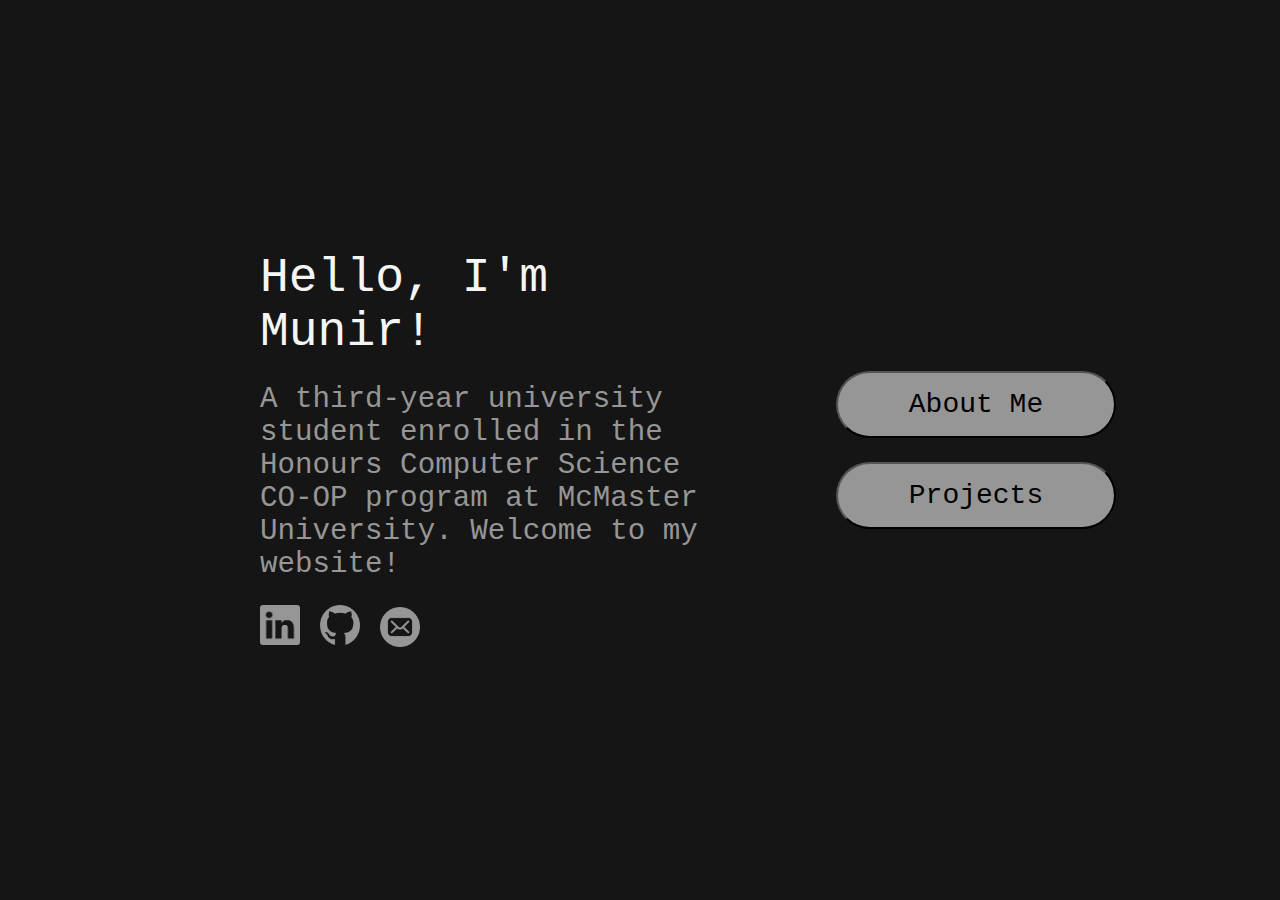
<file: index.html>
<!DOCTYPE html>
<html lang="en">
    <head>
        <meta charset="UTF-8">
        <meta name="viewport" content="width=device-width, initial-scale=1.0">
        <title>Munir's Personal Website</title>
        <link rel="stylesheet" href="style.css">
    </head>
    <body>
        <div id="overlay-container"></div>
            <form id="email-form-overlay" style="display: none;" action="https://formspree.io/f/mknlwwkv" method="POST">
                <div id="email-form-header">
                    <span id="form-title">Email Me</span>
                    <span id="close-overlay">&#10006</span>
                </div>
                <div class="email-form-input-fields">
                    <label for="name">Name:</label>
                    <input type="text" id="name" name="Name" placeholder="Name" required>
                </div>
                <div class="email-form-input-fields">
                    <label for="email"><span class="no-wrap">Contact Email:</span></label>
                    <input type="email" id="email" name="Email" placeholder="Email" required>
                </div>
                <div class="email-form-input-fields">
                    <label for="company"><span class="no-wrap">Company Name (Optional):</span></label>
                    <input type="text" id="company" name="Company" placeholder="Company">
                </div>
                <div class="email-form-input-fields">
                    <label for="msg">Message:</label>
                    <textarea id="msg" name="Message" cols="50" rows="7" placeholder="Message" required></textarea>
                </div>
                <div id="form-buttons-container">
                    <button type="submit" name="submit" id="submit">Send</button>
                    <button id="clear-button" type="reset" name="reset" id="reset">Clear</button>
                </div>
                <p>Email handling powered by a third party service. Learn more at <a href="https://formspree.io/" target=”_blank”>https://formspree.io/</a>.</p>
            </form>
        </div>
        <div id="intro-box">
            <div id="intro-box-text">
                Hello, I'm Munir!
            </div>
            <div id="intro-box-sub-text">
                A third-year university student enrolled in the Honours Computer Science CO-OP program at McMaster University. Welcome to my website!
            </div>
            <div id="contact-box">
                <a href="https://www.linkedin.com/in/munirawwad/" target="_blank"><img src="logos/linkedin-logo.png" alt="linkedinLogo" height="40px" width="40px"></a>
                <a href="https://github.com/MunirAwwad/" target="_blank"><img src="logos/github-logo.png" alt="githubLogo" height="40px" width="40px"></a>
                <img id="email-me-button" src="logos/mail-logo.png" alt="githubLogo" height="40px" width="40px">
            </div>
        </div>
        <div id="nav-box">
            <a href="about.html"><button class="nav-button">About Me</button></a>
            <a href="projects.html"><button class="nav-button">Projects</button></a>
            <!-- <button class="nav-button">Resume</button> -->
        </div>
        <script src="index.js"></script>
    </body>
</html>
</file>
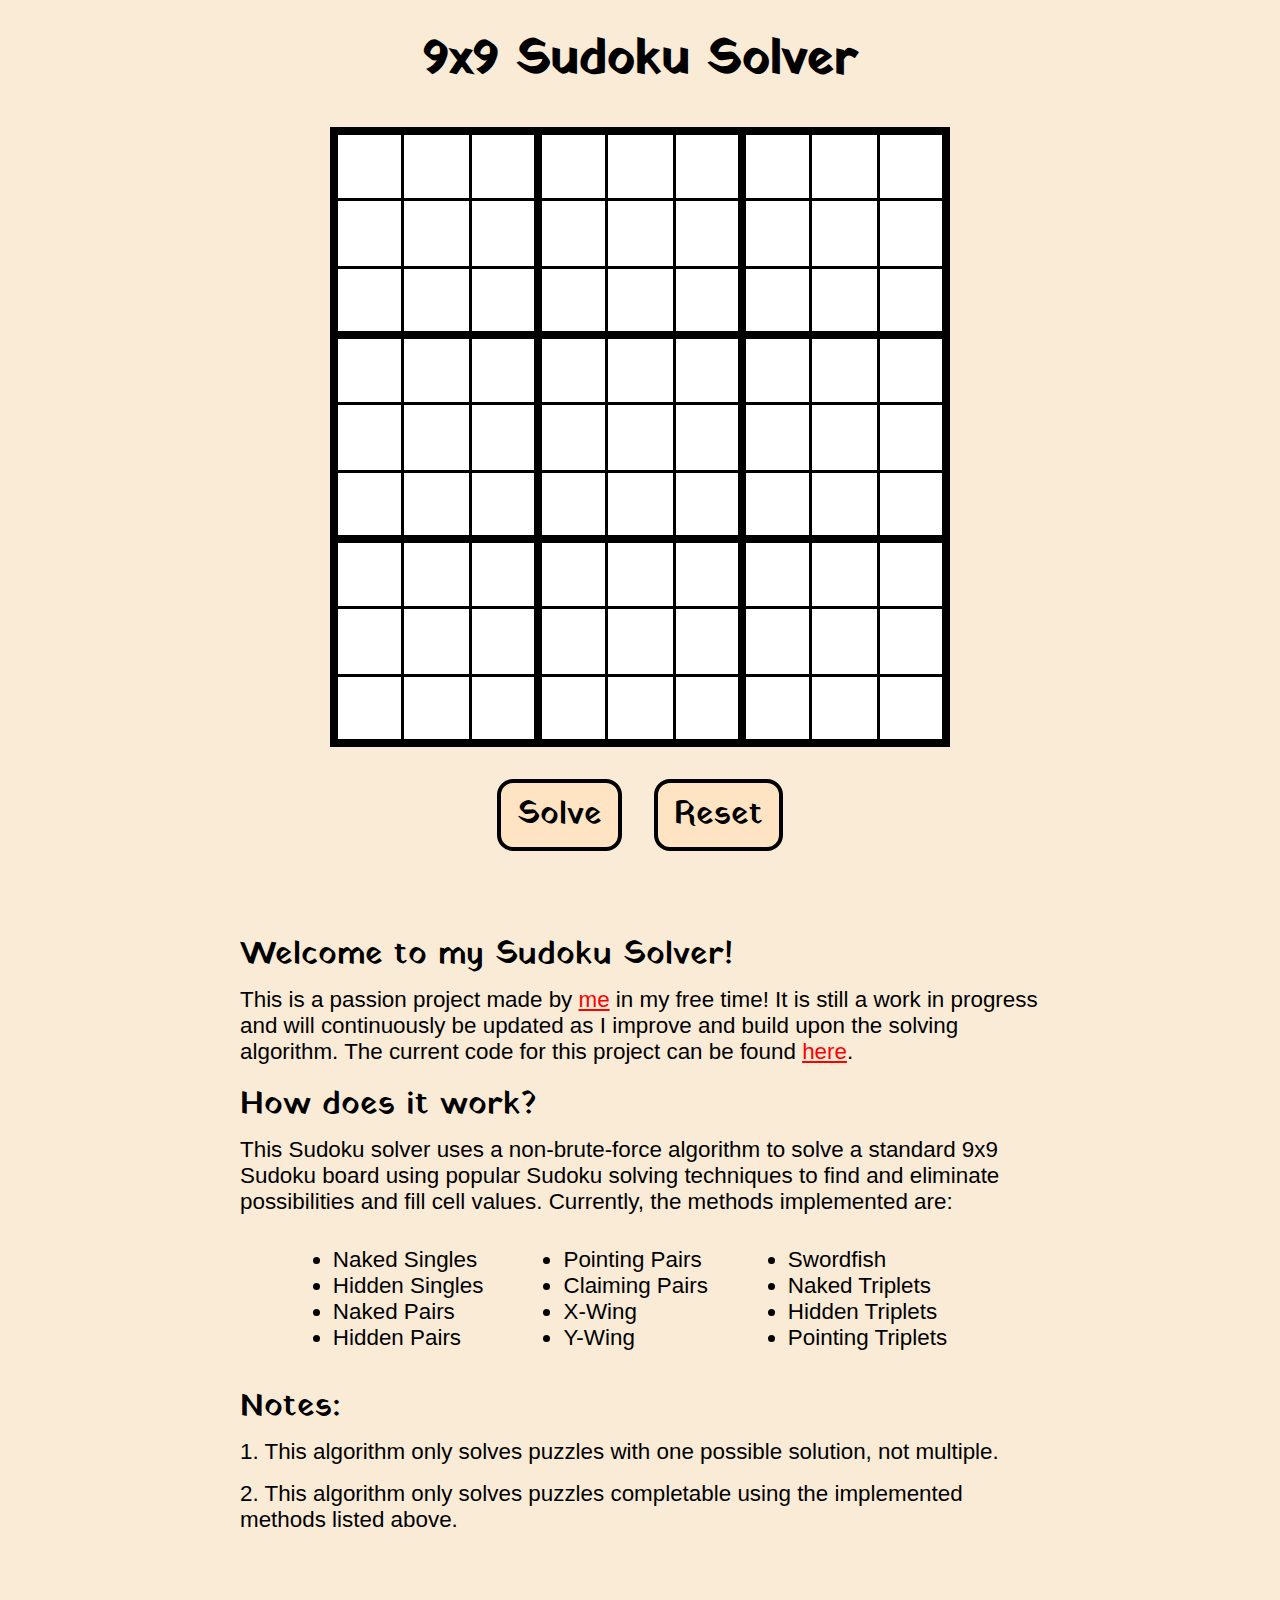
<file: 9x9SudokuSolver/index.html>
<!DOCTYPE html>
<html lang="en">
    <head>
        <meta charset="UTF-8">
        <meta name="viewport" content="width=device-width, initial-scale=1.0">
        <title>9x9 Sudoku Solver</title>
        <link rel="preconnect" href="https://fonts.googleapis.com">
        <link rel="preconnect" href="https://fonts.gstatic.com" crossorigin>
        <link href="https://fonts.googleapis.com/css2?family=Yatra+One&display=swap" rel="stylesheet">
        <link rel="shortcut icon" href="images/favicon.PNG">
        <link rel="stylesheet" href="style.css">
    </head>
    <body>
        <div id="filter">
            <div id="header">
                <h1>9x9 Sudoku Solver</h1>
            </div>
            <div id="main-container">
                <div id="solver-container">
                    <table>
                        <tbody>
                            <tr>
                                <td><input type="text" maxlength="1"></td>
                                <td><input type="text" maxlength="1"></td>
                                <td><input type="text" maxlength="1"></td>
                                <td><input type="text" maxlength="1"></td>
                                <td><input type="text" maxlength="1"></td>
                                <td><input type="text" maxlength="1"></td>
                                <td><input type="text" maxlength="1"></td>
                                <td><input type="text" maxlength="1"></td>
                                <td><input type="text" maxlength="1"></td>
                            </tr>
                            <tr>
                                <td><input type="text" maxlength="1"></td>
                                <td><input type="text" maxlength="1"></td>
                                <td><input type="text" maxlength="1"></td>
                                <td><input type="text" maxlength="1"></td>
                                <td><input type="text" maxlength="1"></td>
                                <td><input type="text" maxlength="1"></td>
                                <td><input type="text" maxlength="1"></td>
                                <td><input type="text" maxlength="1"></td>
                                <td><input type="text" maxlength="1"></td>
                            </tr>
                            <tr>
                                <td><input type="text" maxlength="1"></td>
                                <td><input type="text" maxlength="1"></td>
                                <td><input type="text" maxlength="1"></td>
                                <td><input type="text" maxlength="1"></td>
                                <td><input type="text" maxlength="1"></td>
                                <td><input type="text" maxlength="1"></td>
                                <td><input type="text" maxlength="1"></td>
                                <td><input type="text" maxlength="1"></td>
                                <td><input type="text" maxlength="1"></td>
                            </tr>
                            <tr>
                                <td><input type="text" maxlength="1"></td>
                                <td><input type="text" maxlength="1"></td>
                                <td><input type="text" maxlength="1"></td>
                                <td><input type="text" maxlength="1"></td>
                                <td><input type="text" maxlength="1"></td>
                                <td><input type="text" maxlength="1"></td>
                                <td><input type="text" maxlength="1"></td>
                                <td><input type="text" maxlength="1"></td>
                                <td><input type="text" maxlength="1"></td>
                            </tr>
                            <tr>
                                <td><input type="text" maxlength="1"></td>
                                <td><input type="text" maxlength="1"></td>
                                <td><input type="text" maxlength="1"></td>
                                <td><input type="text" maxlength="1"></td>
                                <td><input type="text" maxlength="1"></td>
                                <td><input type="text" maxlength="1"></td>
                                <td><input type="text" maxlength="1"></td>
                                <td><input type="text" maxlength="1"></td>
                                <td><input type="text" maxlength="1"></td>
                            </tr>
                            <tr>
                                <td><input type="text" maxlength="1"></td>
                                <td><input type="text" maxlength="1"></td>
                                <td><input type="text" maxlength="1"></td>
                                <td><input type="text" maxlength="1"></td>
                                <td><input type="text" maxlength="1"></td>
                                <td><input type="text" maxlength="1"></td>
                                <td><input type="text" maxlength="1"></td>
                                <td><input type="text" maxlength="1"></td>
                                <td><input type="text" maxlength="1"></td>
                            </tr>
                            <tr>
                                <td><input type="text" maxlength="1"></td>
                                <td><input type="text" maxlength="1"></td>
                                <td><input type="text" maxlength="1"></td>
                                <td><input type="text" maxlength="1"></td>
                                <td><input type="text" maxlength="1"></td>
                                <td><input type="text" maxlength="1"></td>
                                <td><input type="text" maxlength="1"></td>
                                <td><input type="text" maxlength="1"></td>
                                <td><input type="text" maxlength="1"></td>
                            </tr>
                            <tr>
                                <td><input type="text" maxlength="1"></td>
                                <td><input type="text" maxlength="1"></td>
                                <td><input type="text" maxlength="1"></td>
                                <td><input type="text" maxlength="1"></td>
                                <td><input type="text" maxlength="1"></td>
                                <td><input type="text" maxlength="1"></td>
                                <td><input type="text" maxlength="1"></td>
                                <td><input type="text" maxlength="1"></td>
                                <td><input type="text" maxlength="1"></td>
                            </tr>
                            <tr>
                                <td><input type="text" maxlength="1"></td>
                                <td><input type="text" maxlength="1"></td>
                                <td><input type="text" maxlength="1"></td>
                                <td><input type="text" maxlength="1"></td>
                                <td><input type="text" maxlength="1"></td>
                                <td><input type="text" maxlength="1"></td>
                                <td><input type="text" maxlength="1"></td>
                                <td><input type="text" maxlength="1"></td>
                                <td><input type="text" maxlength="1"></td>
                            </tr>
                        </tbody>
                    </table>
                    <p id="value-error">*All entries must be single-digit numbers between 1 and 9</p>
                    <div id="buttons-container">
                        <button id="solve-button">Solve</button>
                        <button id="clear-button">Reset</button>
                    </div>
                </div>
                <div id="text-container">
                    <h2>Welcome to my Sudoku Solver!</h2>   
                    <h3>This is a passion project made by <a href="https://munirawwad.github.io/">me</a> in my free time! It is still a work in progress and will continuously be updated as I improve and build upon the solving algorithm. The current code for this project can be found <a href="https://github.com/MunirAwwad/9x9-Sudoku-Solver" target="_blank">here</a>.</h3> 
                    <h2>How does it work?</h2>
                    <h3>This Sudoku solver uses a non-brute-force algorithm to solve a standard 9x9 Sudoku board using popular Sudoku solving techniques to find and eliminate possibilities and fill cell values. Currently, the methods implemented are:</h3> 
                    <div id="lists-container">
                        <ul>
                            <li>Naked Singles</li>
                            <li>Hidden Singles</li>
                            <li>Naked Pairs</li>
                            <li>Hidden Pairs</li>
                        </ul>
                        <ul>
                            <li>Pointing Pairs</li>
                            <li>Claiming Pairs</li>
                            <li>X-Wing</li>
                            <li>Y-Wing</li>
                        </ul>
                        <ul>
                            <li>Swordfish</li>
                            <li>Naked Triplets</li>
                            <li>Hidden Triplets</li>
                            <li>Pointing Triplets</li>
                        </ul>
                    </div>
                    <h2>Notes:</h2>
                    <h3>1. This algorithm only solves puzzles with one possible solution, not multiple.</h3>
                    <h3>2. This algorithm only solves puzzles completable using the implemented methods listed above.</h3>
                </div>
            </div>
        </div>
    </body>
    <script src="index.js"></script>
</html>
</file>
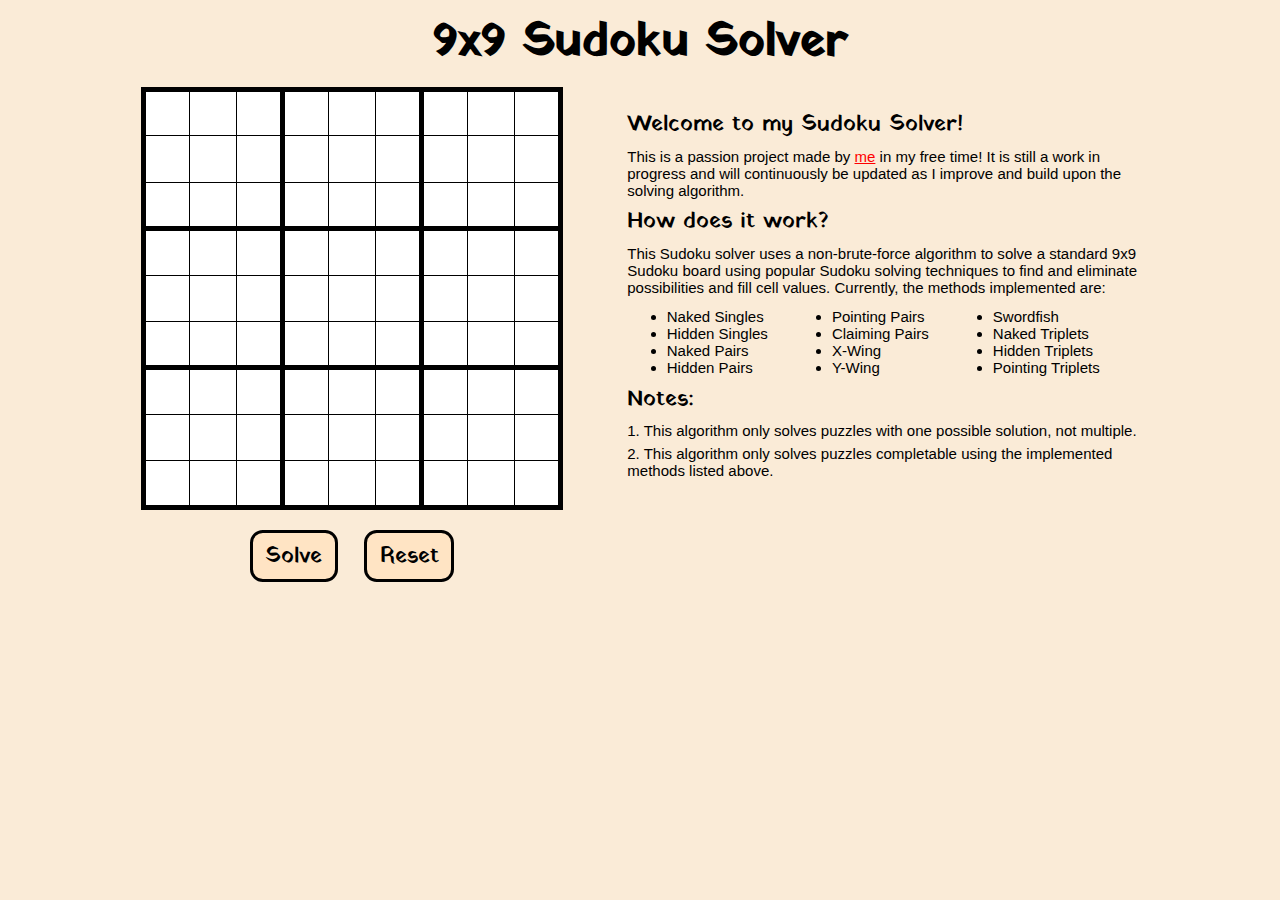
<file: sudoku_solver_04092023/index.html>
<!DOCTYPE html>
<html lang="en">
    <head>
        <meta charset="UTF-8">
        <meta name="viewport" content="width=device-width, initial-scale=1.0">
        <title>9x9 Sudoku Solver</title>
        <link rel="preconnect" href="https://fonts.googleapis.com">
        <link rel="preconnect" href="https://fonts.gstatic.com" crossorigin>
        <link href="https://fonts.googleapis.com/css2?family=Yatra+One&display=swap" rel="stylesheet">
        <link rel="shortcut icon" href="images/favicon.PNG">
        <link rel="stylesheet" href="index.css">
    </head>
    <body>
        <div id="filter">
            <div id="header">
                <h1>9x9 Sudoku Solver</h1>
            </div>
            <div id="main-container">
                <div id="solver-container">
                    <table>
                        <tbody>
                            <tr>
                                <td><input type="text" maxlength="1"></td>
                                <td><input type="text" maxlength="1"></td>
                                <td><input type="text" maxlength="1"></td>
                                <td><input type="text" maxlength="1"></td>
                                <td><input type="text" maxlength="1"></td>
                                <td><input type="text" maxlength="1"></td>
                                <td><input type="text" maxlength="1"></td>
                                <td><input type="text" maxlength="1"></td>
                                <td><input type="text" maxlength="1"></td>
                            </tr>
                            <tr>
                                <td><input type="text" maxlength="1"></td>
                                <td><input type="text" maxlength="1"></td>
                                <td><input type="text" maxlength="1"></td>
                                <td><input type="text" maxlength="1"></td>
                                <td><input type="text" maxlength="1"></td>
                                <td><input type="text" maxlength="1"></td>
                                <td><input type="text" maxlength="1"></td>
                                <td><input type="text" maxlength="1"></td>
                                <td><input type="text" maxlength="1"></td>
                            </tr>
                            <tr>
                                <td><input type="text" maxlength="1"></td>
                                <td><input type="text" maxlength="1"></td>
                                <td><input type="text" maxlength="1"></td>
                                <td><input type="text" maxlength="1"></td>
                                <td><input type="text" maxlength="1"></td>
                                <td><input type="text" maxlength="1"></td>
                                <td><input type="text" maxlength="1"></td>
                                <td><input type="text" maxlength="1"></td>
                                <td><input type="text" maxlength="1"></td>
                            </tr>
                            <tr>
                                <td><input type="text" maxlength="1"></td>
                                <td><input type="text" maxlength="1"></td>
                                <td><input type="text" maxlength="1"></td>
                                <td><input type="text" maxlength="1"></td>
                                <td><input type="text" maxlength="1"></td>
                                <td><input type="text" maxlength="1"></td>
                                <td><input type="text" maxlength="1"></td>
                                <td><input type="text" maxlength="1"></td>
                                <td><input type="text" maxlength="1"></td>
                            </tr>
                            <tr>
                                <td><input type="text" maxlength="1"></td>
                                <td><input type="text" maxlength="1"></td>
                                <td><input type="text" maxlength="1"></td>
                                <td><input type="text" maxlength="1"></td>
                                <td><input type="text" maxlength="1"></td>
                                <td><input type="text" maxlength="1"></td>
                                <td><input type="text" maxlength="1"></td>
                                <td><input type="text" maxlength="1"></td>
                                <td><input type="text" maxlength="1"></td>
                            </tr>
                            <tr>
                                <td><input type="text" maxlength="1"></td>
                                <td><input type="text" maxlength="1"></td>
                                <td><input type="text" maxlength="1"></td>
                                <td><input type="text" maxlength="1"></td>
                                <td><input type="text" maxlength="1"></td>
                                <td><input type="text" maxlength="1"></td>
                                <td><input type="text" maxlength="1"></td>
                                <td><input type="text" maxlength="1"></td>
                                <td><input type="text" maxlength="1"></td>
                            </tr>
                            <tr>
                                <td><input type="text" maxlength="1"></td>
                                <td><input type="text" maxlength="1"></td>
                                <td><input type="text" maxlength="1"></td>
                                <td><input type="text" maxlength="1"></td>
                                <td><input type="text" maxlength="1"></td>
                                <td><input type="text" maxlength="1"></td>
                                <td><input type="text" maxlength="1"></td>
                                <td><input type="text" maxlength="1"></td>
                                <td><input type="text" maxlength="1"></td>
                            </tr>
                            <tr>
                                <td><input type="text" maxlength="1"></td>
                                <td><input type="text" maxlength="1"></td>
                                <td><input type="text" maxlength="1"></td>
                                <td><input type="text" maxlength="1"></td>
                                <td><input type="text" maxlength="1"></td>
                                <td><input type="text" maxlength="1"></td>
                                <td><input type="text" maxlength="1"></td>
                                <td><input type="text" maxlength="1"></td>
                                <td><input type="text" maxlength="1"></td>
                            </tr>
                            <tr>
                                <td><input type="text" maxlength="1"></td>
                                <td><input type="text" maxlength="1"></td>
                                <td><input type="text" maxlength="1"></td>
                                <td><input type="text" maxlength="1"></td>
                                <td><input type="text" maxlength="1"></td>
                                <td><input type="text" maxlength="1"></td>
                                <td><input type="text" maxlength="1"></td>
                                <td><input type="text" maxlength="1"></td>
                                <td><input type="text" maxlength="1"></td>
                            </tr>
                        </tbody>
                    </table>
                    <p id="value-error">*All entries must be single-digit numbers between 1 and 9</p>
                    <div id="buttons-container">
                        <button id="solve-button">Solve</button>
                        <button id="clear-button">Reset</button>
                    </div>
                </div>
                <div id="text-container">
                    <h2>Welcome to my Sudoku Solver!</h2>   
                    <h3>This is a passion project made by <a href="https://munirawwad.github.io/">me</a> in my free time! It is still a work in progress and will continuously be updated as I improve and build upon the solving algorithm.</h3> 
                    <h2>How does it work?</h2>
                    <h3>This Sudoku solver uses a non-brute-force algorithm to solve a standard 9x9 Sudoku board using popular Sudoku solving techniques to find and eliminate possibilities and fill cell values. Currently, the methods implemented are:</h3> 
                    <div id="lists-container">
                        <ul>
                            <li>Naked Singles</li>
                            <li>Hidden Singles</li>
                            <li>Naked Pairs</li>
                            <li>Hidden Pairs</li>
                        </ul>
                        <ul>
                            <li>Pointing Pairs</li>
                            <li>Claiming Pairs</li>
                            <li>X-Wing</li>
                            <li>Y-Wing</li>
                        </ul>
                        <ul>
                            <li>Swordfish</li>
                            <li>Naked Triplets</li>
                            <li>Hidden Triplets</li>
                            <li>Pointing Triplets</li>
                        </ul>
                    </div>
                    <h2>Notes:</h2>
                    <h3>1. This algorithm only solves puzzles with one possible solution, not multiple.</h3>
                    <h3>2. This algorithm only solves puzzles completable using the implemented methods listed above.</h3>
                </div>
            </div>
        </div>
    </body>
    <script src="index.js"></script>
</html>
</file>
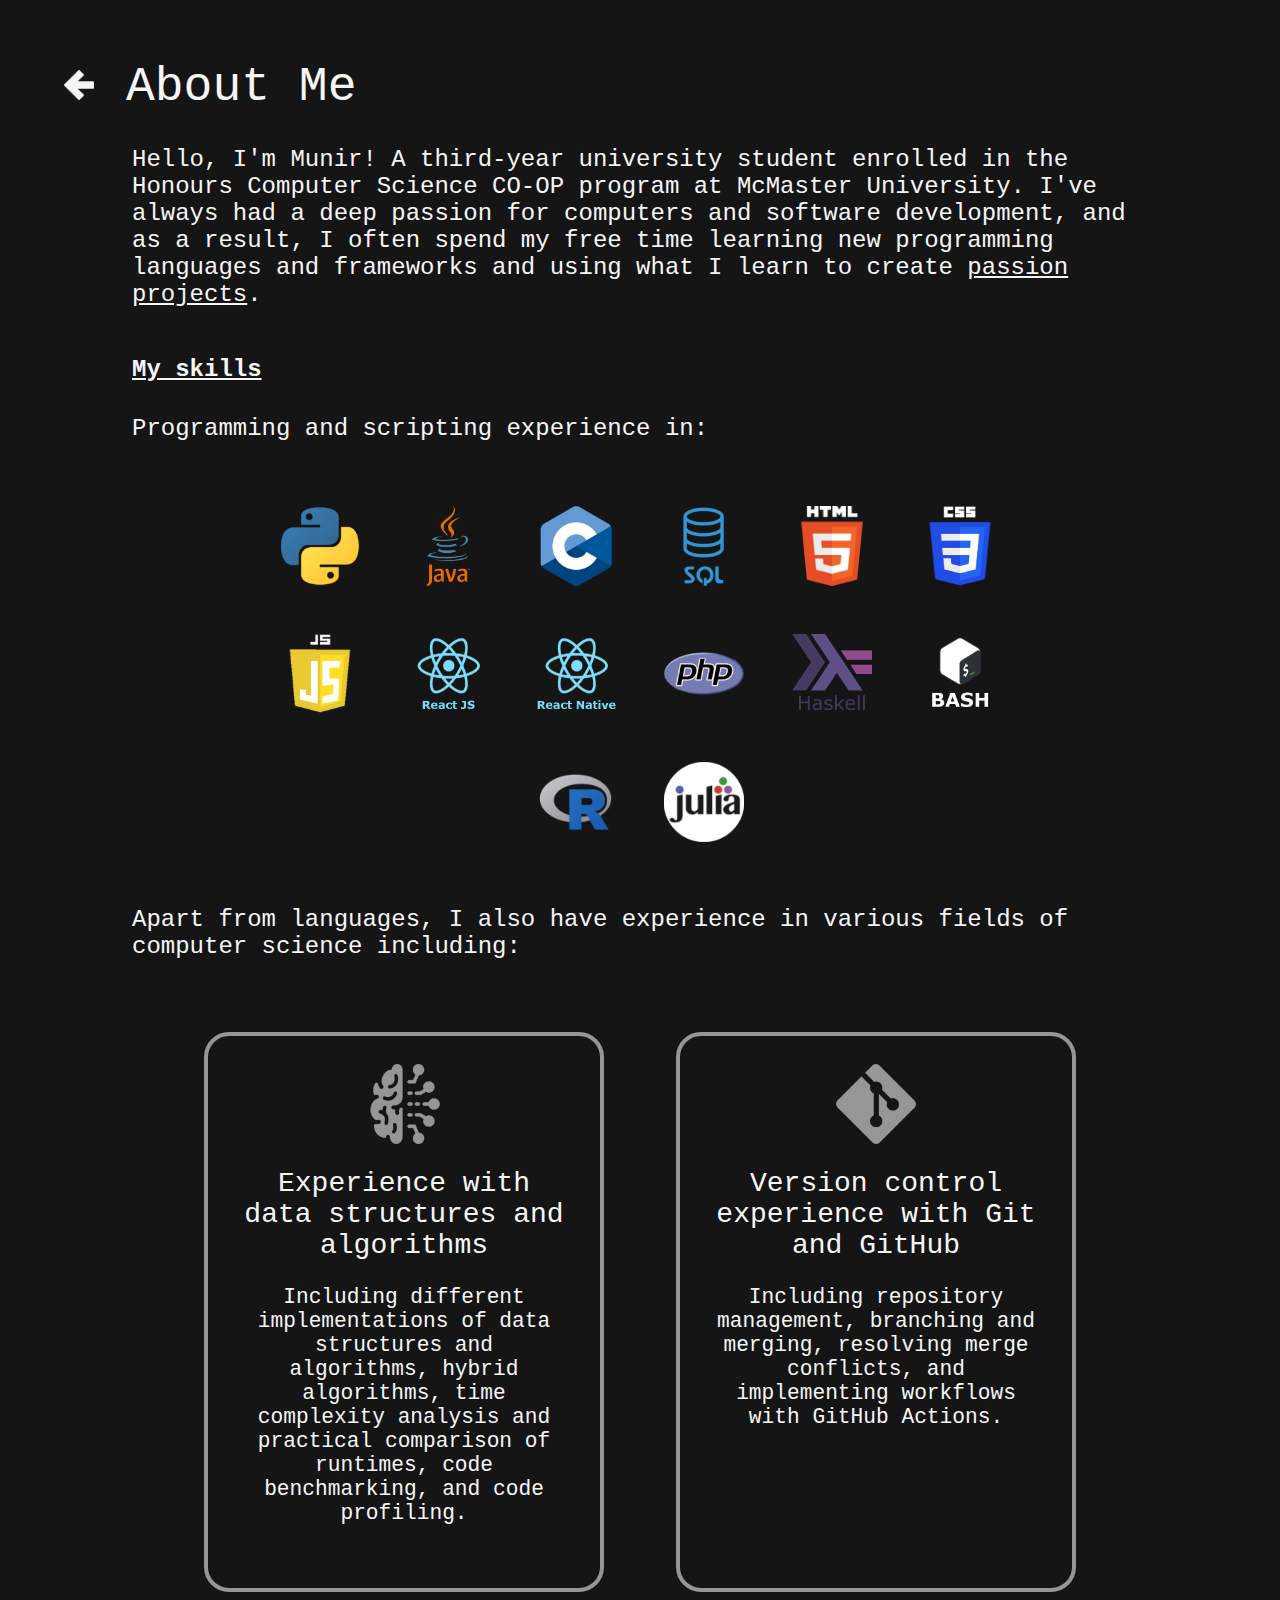
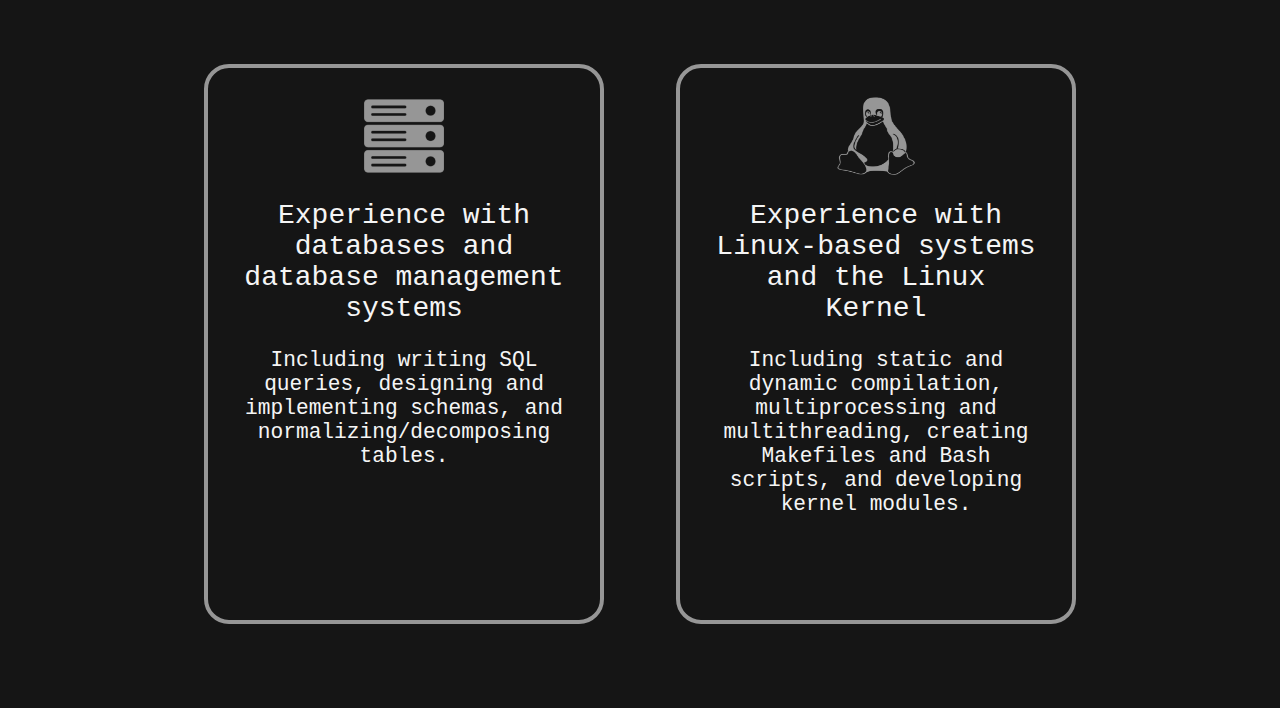
<file: about.html>
<!DOCTYPE html>
<html lang="en">
    <head>
        <meta charset="UTF-8">
        <meta name="viewport" content="width=device-width, initial-scale=1.0">
        <title>About Me</title>
        <link rel="stylesheet" href="aboutStyle.css">
    </head>
    <body>
        <div id="content">
            <div class="header"><a href="index.html"><img src="misc/back-icon.png" height="30px" width="30px"></img></a><span class="header-text">About Me</span></div>
            <div id="sub-header-section">
                <div class="sub-header-text">Hello, I'm Munir! A third-year university student enrolled in the Honours Computer Science CO-OP program at McMaster University. I've always had a deep passion for computers and software development, and as a result, I often spend my free time learning new programming languages and frameworks and using what I learn to create <a href="projects.html">passion projects</a>.</div>
                <div class="sub-header-title">My skills</div>
                <div class="sub-header-text">Programming and scripting experience in:</div>
                <div id="skills-list">
                    <img src="logos/python-logo.png" alt="python-logo.png" title="Python" height="75px" width="75px">
                    <img src="logos/java-logo.png" alt="java-logo.png" title="Java" height="75px" width="75px">
                    <img src="logos/c-logo.png" alt="c-logo.png" title="C" height="75px" width="75px">
                    <img src="logos/sql-logo.png" alt="sql-logo.png" title="SQL" height="75px" width="75px">
                    <img src="logos/html5.png" alt="html5.png" title="HTML" height="75px" width="75px">
                    <img src="logos/css3.png" alt="css3.png" title="CSS" height="75px" width="75px">
                    <img src="logos/js.png" alt="js.png" title="JavaScript" height="75px" width="75px">
                    <img src="logos/react-js-logo.png" alt="react-js-logo.png" title="React.JS" height="75px" width="75px">
                    <img src="logos/react-native-logo.png" alt="react-native-logo.png" title="React Native" height="75px" width="75px">
                    <img src="logos/php-logo.png" alt="php-logo.png" height="75px" title="PHP" width="75px">
                    <img src="logos/haskell-logo.png" alt="haskell-logo.png" title="Haskell" height="75px" width="75px">
                    <img src="logos/bash-logo.png" alt="bash-logo.png" title="Bash" height="75px" width="75px">
                    <img src="logos/r-logo.png" alt="bash-logo.png" title="R" height="75px" width="75px">
                    <img src="logos/julia-logo.png" alt="bash-logo.png" title="Julia" height="75px" width="75px">
                </div>
                <div class="sub-header-text">Apart from languages, I also have experience in various fields of computer science including:</div>
                <div id="skills-boxes">
                    <div class="skills-box">
                        <img id="skill-box-image" src="logos/DSA-logo.png" alt="DSA-logo.png" height="100px" width="100px">
                        <div class="skill-title">Experience with data structures and algorithms</div>
                        <div class="skill-desc">Including different implementations of data structures and algorithms, hybrid algorithms, time complexity analysis and practical comparison of runtimes, code benchmarking, and code profiling.</div>
                    </div>
                    <div class="skills-box">
                        <img id="skill-box-image" src="logos/git-logo.png" alt="git-logo.png" height="100px" width="100px">
                        <div class="skill-title">Version control experience with Git and GitHub</div>
                        <div class="skill-desc">Including repository management, branching and merging, resolving merge conflicts, and implementing workflows with GitHub Actions.</div>
                    </div>
                    <div class="skills-box">
                        <img id="skill-box-image" src="logos/db-logo.png" alt="db-logo.png" height="100px" width="100px">
                        <div class="skill-title">Experience with databases and database management systems</div>
                        <div class="skill-desc">Including writing SQL queries, designing and implementing schemas, and normalizing/decomposing tables.</div>
                    </div>
                    <div class="skills-box">
                        <img id="skill-box-image" src="logos/linux-logo.png" alt="linux-logo.png" height="100px" width="100px">
                        <div class="skill-title">Experience with Linux-based systems and the Linux Kernel</div>
                        <div class="skill-desc">Including static and dynamic compilation, multiprocessing and multithreading, creating Makefiles and Bash scripts, and developing kernel modules.</div>
                    </div>
                </div>
            </div>
        </div>
    </body>
</html>
</file>
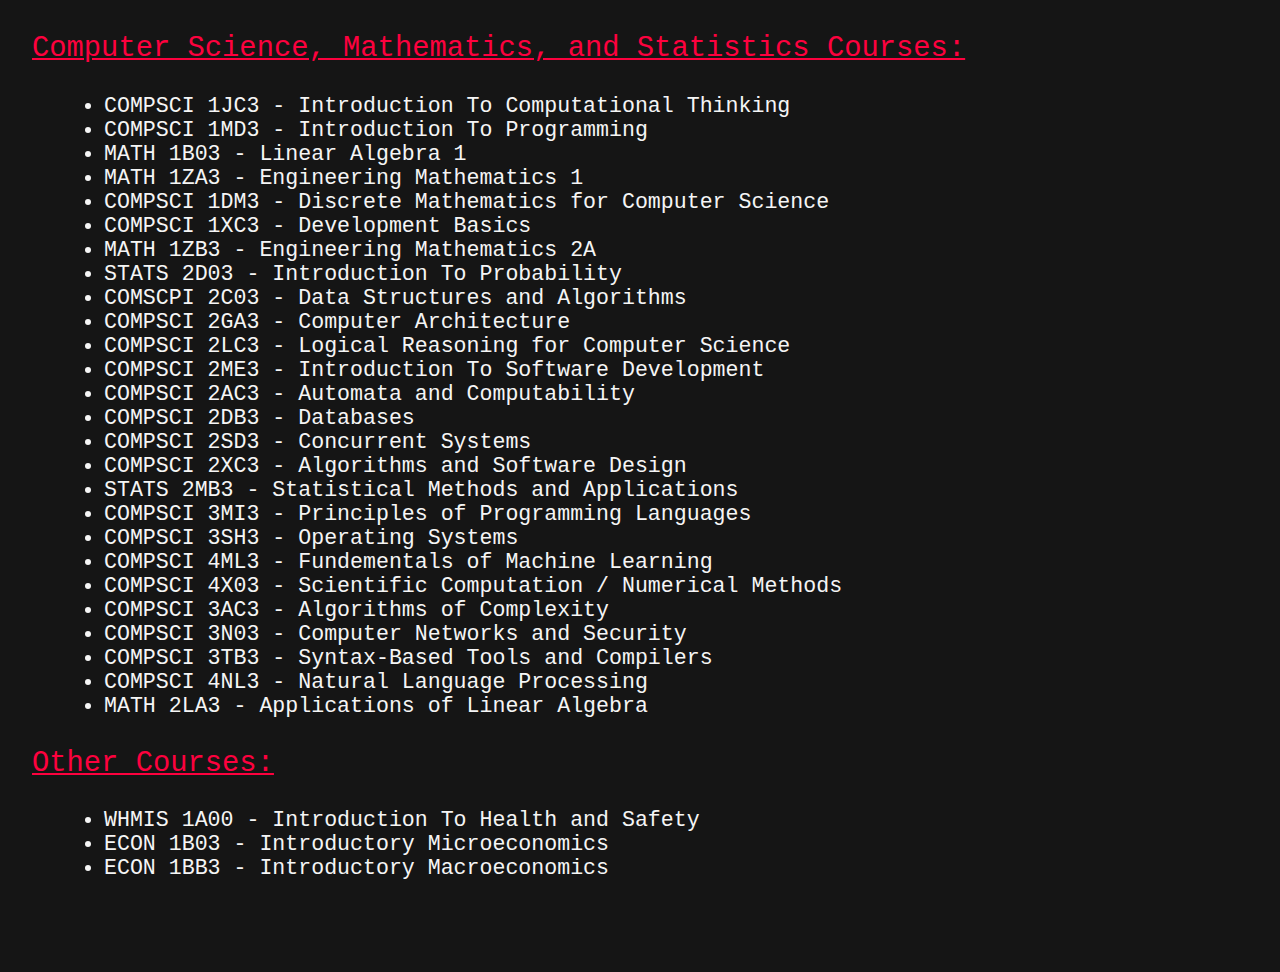
<file: courses.html>
<!DOCTYPE html>
<html lang="en">
    <head>
        <meta charset="UTF-8">
        <meta name="viewport" content="width=device-width, initial-scale=1.0">
        <title>List of Courses</title>
        <link rel="stylesheet" href="coursesStyle.css">
    </head>
    <body>
        <div id="courses-title">Computer Science, Mathematics, and Statistics Courses:</div>
        <ul id="courses-list">
            <li>COMPSCI 1JC3 - Introduction To Computational Thinking</li>
            <li>COMPSCI 1MD3 - Introduction To Programming</li>
            <li>MATH 1B03 - Linear Algebra 1</li>
            <li>MATH 1ZA3 - Engineering Mathematics 1</li>
            <li>COMPSCI 1DM3 - Discrete Mathematics for Computer Science</li>
            <li>COMPSCI 1XC3 - Development Basics</li>
            <li>MATH 1ZB3 - Engineering Mathematics 2A</li>
            <li>STATS 2D03 - Introduction To Probability</li>
            <li>COMSCPI 2C03 - Data Structures and Algorithms</li>
            <li>COMPSCI 2GA3 - Computer Architecture</li>
            <li>COMPSCI 2LC3 - Logical Reasoning for Computer Science</li>
            <li>COMPSCI 2ME3 - Introduction To Software Development</li>
            <li>COMPSCI 2AC3 - Automata and Computability</li>
            <li>COMPSCI 2DB3 - Databases</li>
            <li>COMPSCI 2SD3 - Concurrent Systems</li>
            <li>COMPSCI 2XC3 - Algorithms and Software Design</li>
            <li>STATS 2MB3 - Statistical Methods and Applications</li>
            <li>COMPSCI 3MI3 - Principles of Programming Languages</li>
            <li>COMPSCI 3SH3 - Operating Systems</li>
            <li>COMPSCI 4ML3 - Fundementals of Machine Learning</li>
            <li>COMPSCI 4X03 - Scientific Computation / Numerical Methods</li>
            <li>COMPSCI 3AC3 - Algorithms of Complexity</li>
            <li>COMPSCI 3N03 - Computer Networks and Security</li>
            <li>COMPSCI 3TB3 - Syntax-Based Tools and Compilers</li>
            <li>COMPSCI 4NL3 - Natural Language Processing</li>
            <li>MATH 2LA3 - Applications of Linear Algebra</li>
        </ul>
        <div id="courses-title">Other Courses:</div>
        <ul id="courses-list">
            <li>WHMIS 1A00 - Introduction To Health and Safety</li>
            <li>ECON 1B03 - Introductory Microeconomics</li>
            <li>ECON 1BB3 - Introductory Macroeconomics</li>
        </ul>
    </body>
</html>
</file>
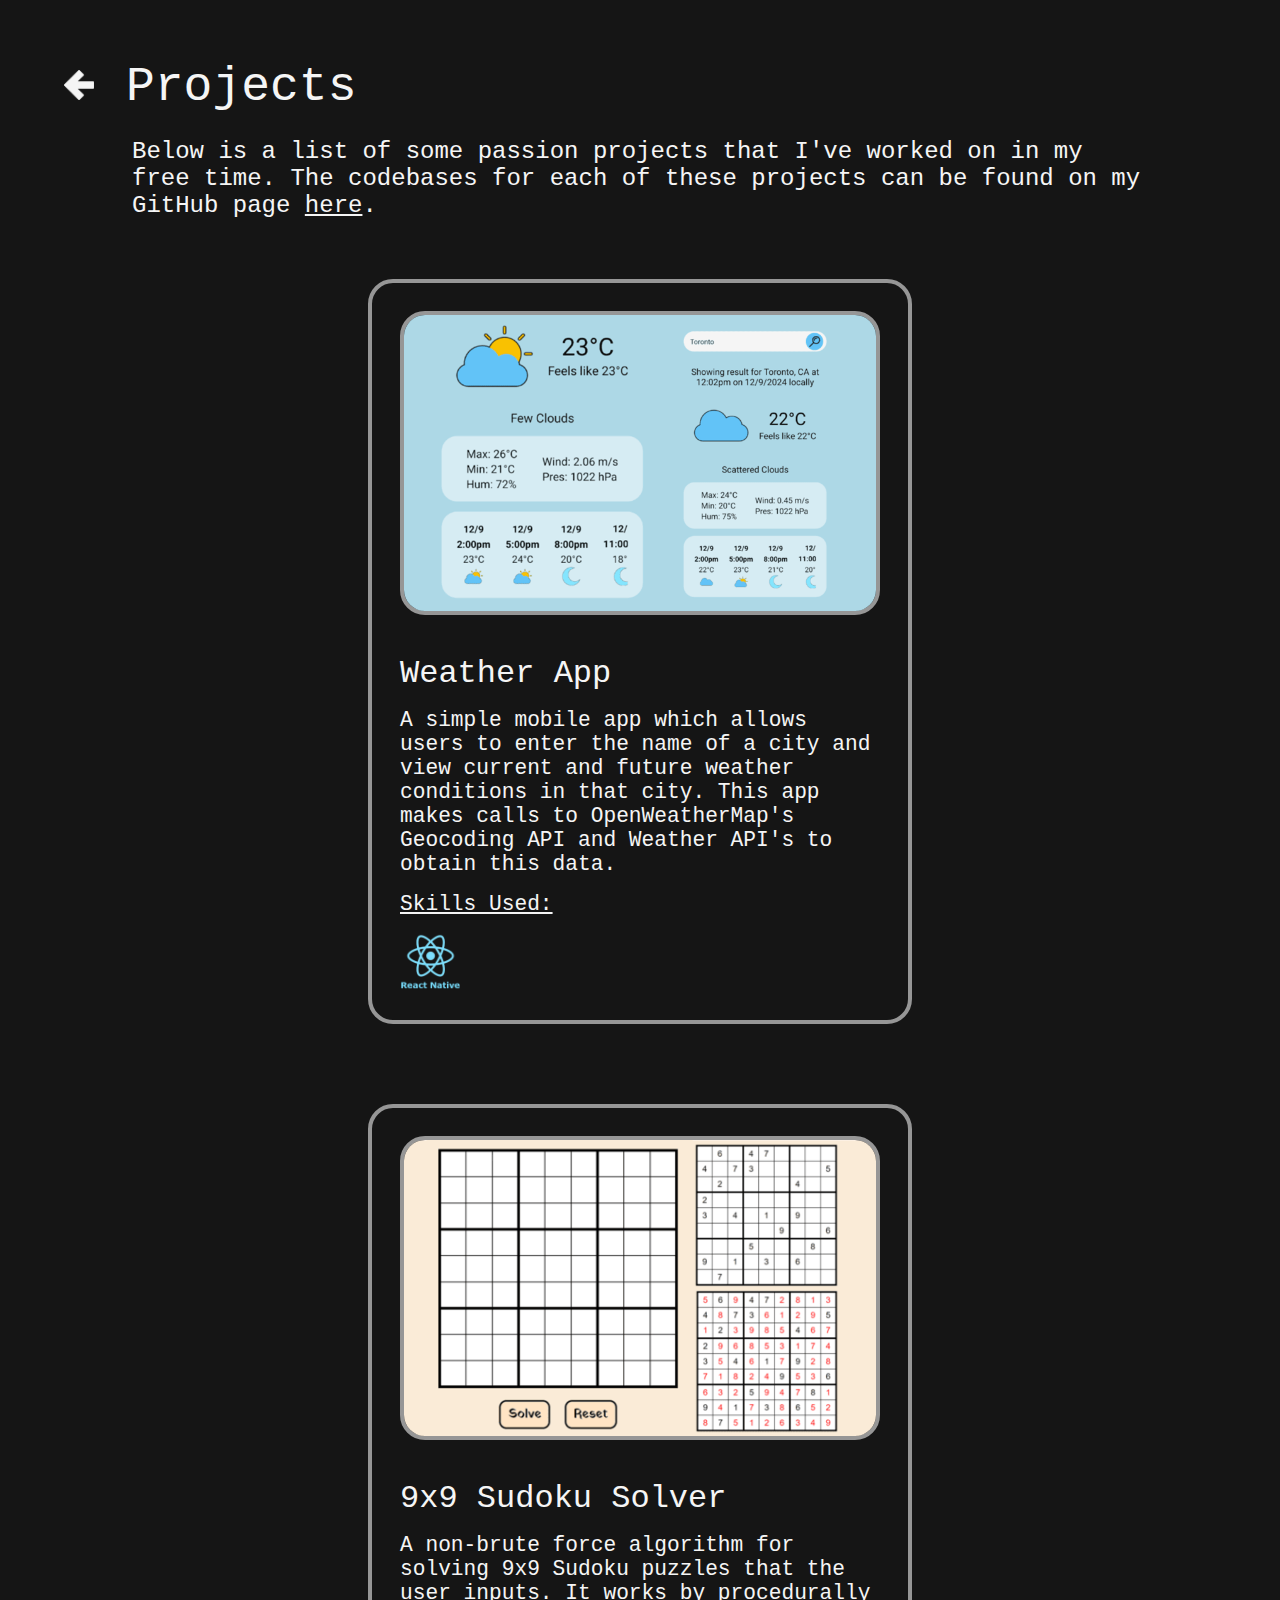
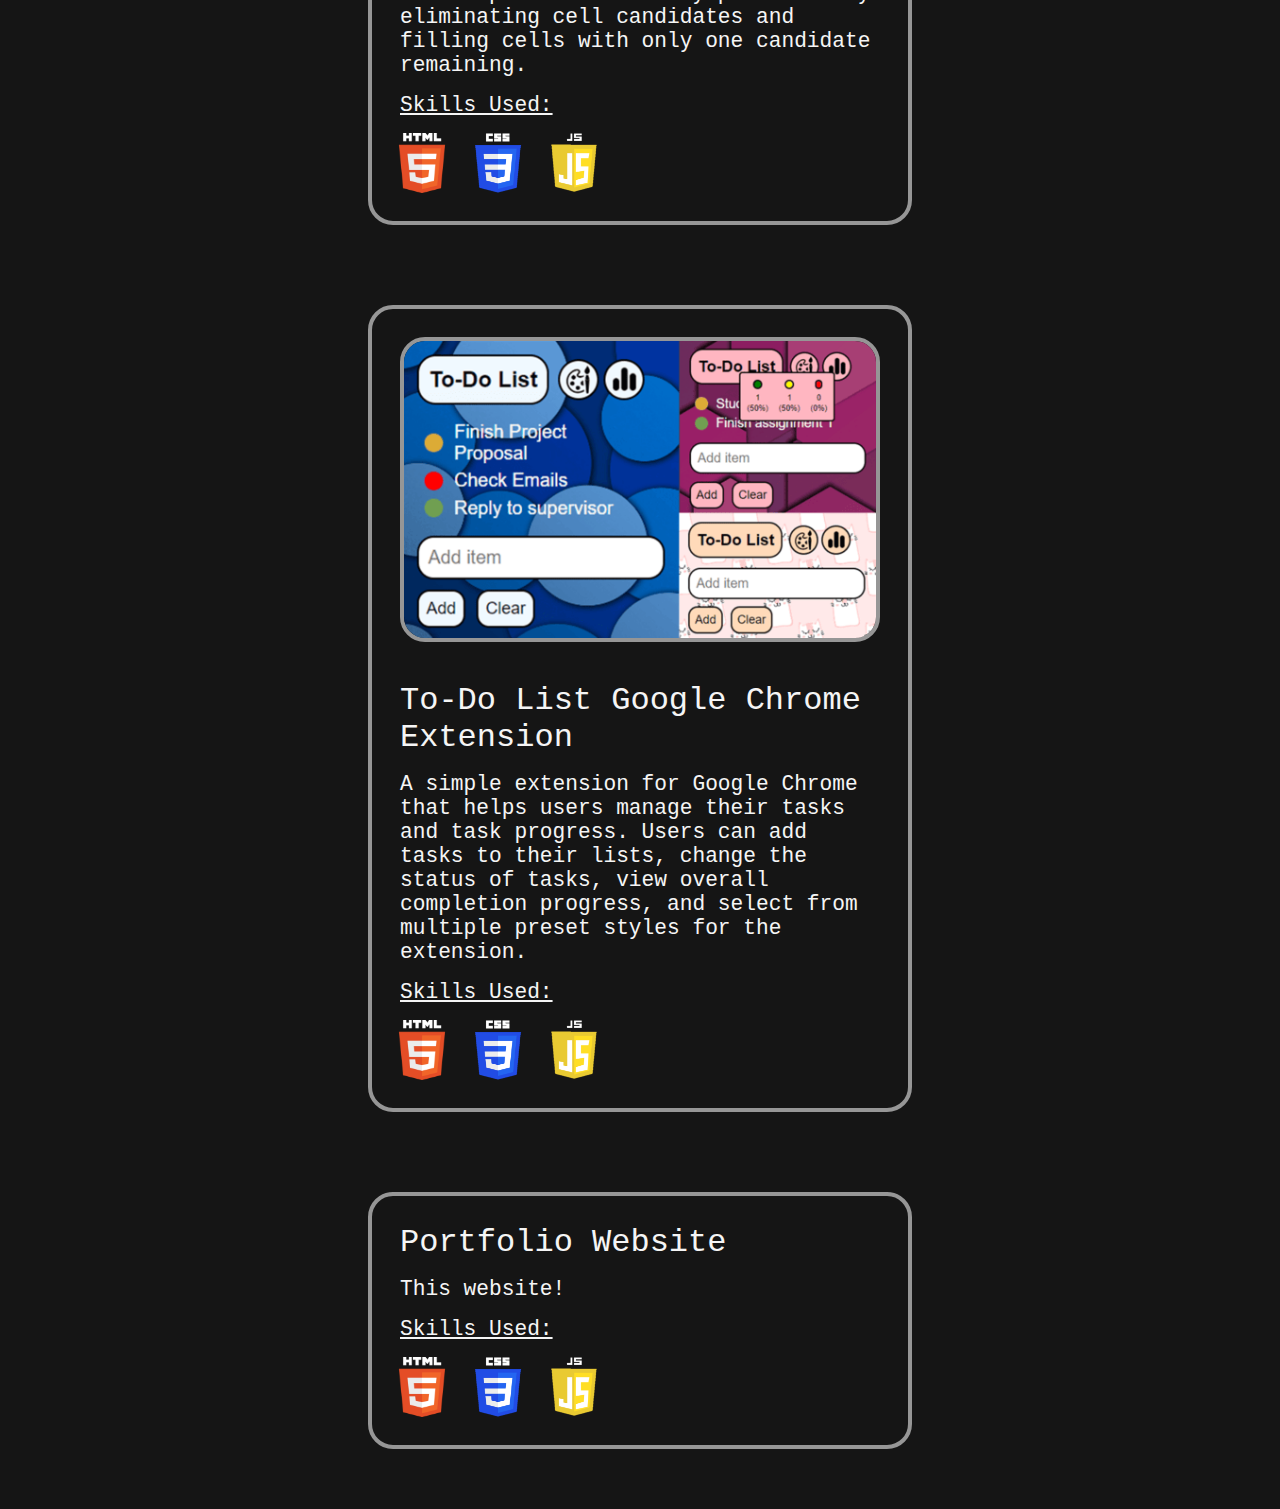
<file: projects.html>
<!DOCTYPE html>
<html lang="en">
<head>
    <meta charset="UTF-8">
    <meta name="viewport" content="width=device-width, initial-scale=1.0">
    <title>Projects</title>
    <link rel="stylesheet" href="projectsStyle.css">
</head>
    <body>
        <div id="content">
            <div class="header"><a href="index.html"><img src="misc/back-icon.png" height="30px" width="30px"></img></a><span class="header-text">Projects</span></div>
            <div id="sub-header-section">
                <div class="sub-header-text">
                    Below is a list of some passion projects that I've worked on in my free time. The codebases for each of these projects can be found on my GitHub page <a href="https://github.com/MunirAwwad?tab=repositories" target="_blank">here</a>.
                </div>
                <div id="projects-container">
                    <a href="https://github.com/MunirAwwad/WeatherApp" target="_blank">
                        <div class="project-card">
                            <img class="project-img" src="images/WA.png" alt="project_image.png">
                            <div class="card-text">
                                <div class="card-header">Weather App</div>
                                <div class="card-desc">A simple mobile app which allows users to enter the name of a city and view current and future weather conditions in that city. This app makes calls to OpenWeatherMap's Geocoding API and Weather API's to obtain this data.</div>
                                <div class="skills-used">
                                    Skills Used:
                                    <div class="skills-used-list">
                                        <img src="logos/react-native-logo.png" alt="react-native.png" height="60px" width="60px">
                                    </div>
                                </div>
                            </div>
                        </div>
                    </a>
                    <a href="https://munirawwad.com/9x9-Sudoku-Solver/" target="_blank">
                        <div class="project-card">
                            <img class="project-img" src="images/SS.png" alt="project_image.png" height="180px" width="287px">
                            <div class="card-text">
                                <div class="card-header">9x9 Sudoku Solver</div>
                                <div class="card-desc">A non-brute force algorithm for solving 9x9 Sudoku puzzles that the user inputs. It works by procedurally eliminating cell candidates and filling cells with only one candidate remaining.</div>
                                <div class="skills-used">
                                    Skills Used:
                                    <div class="skills-used-list">
                                        <img style="margin-left: -0.5rem;" src="logos/html5.png" alt="html5.png" height="60px" width="60px">
                                        <img src="logos/css3.png" alt="css3.png" height="60px" width="60px">
                                        <img src="logos/js.png" alt="js.png" height="60px" width="60px">
                                    </div>
                                </div>
                            </div>
                        </div>
                    </a>
                    <a href="https://github.com/MunirAwwad/To-Do-List-Extension" target="_blank">
                        <div class="project-card">
                            <img class="project-img" src="images/TDLE.png" alt="project_image.png" height="180px" width="287px">
                            <div class="card-text">
                                <div class="card-header">To-Do List Google Chrome Extension</div>
                                <div class="card-desc">A simple extension for Google Chrome that helps users manage their tasks and task progress. Users can add tasks to their lists, change the status of tasks, view overall completion progress, and select from multiple preset styles for the extension.</div>
                                <div class="skills-used">
                                    Skills Used:
                                    <div class="skills-used-list">
                                        <img style="margin-left: -0.5rem;" src="logos/html5.png" alt="html5.png" height="60px" width="60px">
                                        <img src="logos/css3.png" alt="css3.png" height="60px" width="60px">
                                        <img src="logos/js.png" alt="js.png" height="60px" width="60px">
                                    </div>
                                </div>
                            </div>
                        </div>
                    </a>
                    <div class="project-card">
                        <div class="card-text">
                            <div class="card-header">Portfolio Website</div>
                            <div class="card-desc">This website!</div>
                            <div class="skills-used">
                                Skills Used:
                                <div class="skills-used-list">
                                    <img style="margin-left: -0.5rem;" src="logos/html5.png" alt="html5.png" height="60px" width="60px">
                                    <img src="logos/css3.png" alt="css3.png" height="60px" width="60px">
                                    <img src="logos/js.png" alt="js.png" height="60px" width="60px">
                                </div>
                            </div>
                        </div>
                    </div>
                </div>
            </div>
        </div>
    </body>
</html>
</file>
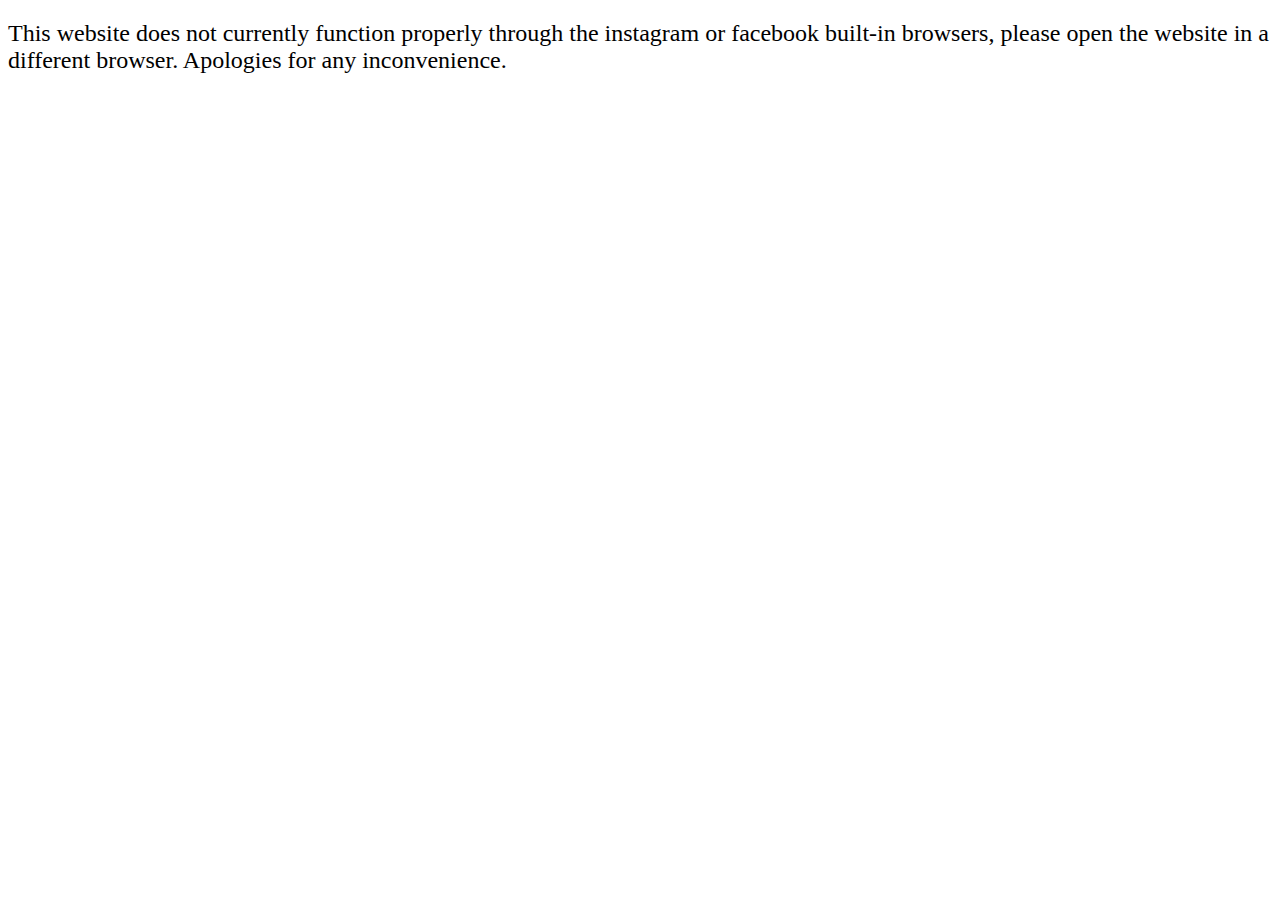
<file: reroute.html>
<!DOCTYPE html>
<html lang="en">
<head>
    <meta charset="UTF-8">
    <meta name="viewport" content="width=device-width, initial-scale=1.0">
    <title>Munir's Personal Website</title>
    <link rel="stylesheet" href="reroute.css">
</head>
    <body>
        <h2>This website does not currently function properly through the instagram or facebook
        built-in browsers, please open the website in a different browser. Apologies for any inconvenience.</h2>
    </body>
</html>
</file>
<file: style.css>
* {
    margin: 0;
    padding: 0;
    box-sizing: border-box;
}

/* :root {
    --BLINKER1: "";
    --BLINKER2: "";
} */

html {
    height: 100%;
    width: 100%;
}

body {
    min-height: 100%;
    width: 100%;
    background-color: #151515;
    padding: 2.5rem;
    display: flex;
    justify-content: center;
    align-items: center;
    gap: 6rem;
}

/* #nav-bar {
    position: fixed;
    top: 0;
    left: 0;
    z-index: 5;
    width: 100%;
    height: 4rem;
    display: flex;
    justify-content: center;
    align-items: center;
    gap: 5%;
}

#nav-bar a {
    color: whitesmoke;
    font-family: 'Courier New', Courier, monospace, sans-serif;
    font-size: 1.625rem;
} */

#intro-box {
    max-width: 40%;
    display: flex;
    flex-direction: column;
    justify-content: center;
    align-items: flex-start;
    gap: 1.5rem;
}

#intro-box-text {
    color: whitesmoke;
    font-family: 'Courier New', Courier, monospace, sans-serif;
    font-size: 3rem;
}

/* @keyframes blink {
    100% {color : rgba(255,255,255,0);}
}

#intro-box-text::after {
    content: var(--BLINKER1);
    animation-name: blink;
    animation-duration: 0.5s;
    animation-timing-function: linear;
    animation-iteration-count: infinite;
} */

#intro-box-sub-text {
    color: rgb(150,150,150);
    font-family: 'Courier New', Courier, monospace, sans-serif;
    font-size: 1.825rem;
}

/* #intro-box-sub-text::after {
    content: var(--BLINKER2);
    animation-name: blink;
    animation-duration: 0.5s;
    animation-timing-function: linear;
    animation-iteration-count: infinite;
} */

#nav-box {
    display: flex;
    flex-direction: column;
    justify-content: center;
    align-items: center;
    gap: 1.5rem;
}

#nav-box button {
    color: #000000;
    font-family: 'Courier New', Courier, monospace, sans-serif;
    background-color: rgb(150,150,150);
    font-size: 1.75rem;
    width: 17.5rem;
    padding: 1rem;
    text-wrap: nowrap;
    border-radius: 50px 50px 50px 50px;
    transition-property: transform;
    transition-duration: 100ms;
}

#nav-box button:hover{
    transform: scale(1.1);
    transition-property: transform;
    transition-duration: 100ms;
    cursor: pointer;
}

#nav-box button:active{
    transform: scale(0.95);
    transition-property: transform;
    transition-duration: 100ms;
}

#nav-box a {
    text-decoration: none;
    color: #151515;
}

#contact-box {
    display: flex;
    justify-content: flex-start;
    align-items: center;
    gap: 1.25rem;
}

#contact-box a img {
    height: 2.5rem;
    width: 2.5rem;
    cursor: pointer;
    user-select: none;
}

#contact-box img {
    height: 2.5rem;
    width: 2.5rem;
    cursor: pointer;
    user-select: none;
}

#overlay-container {
    display: relative;
    height: 0;
    width: 0;
    z-index: 5;
}

#email-form-overlay {
    position: absolute;
    display: none;
    flex-direction: column;
    justify-content: center;
    align-items: center;
    z-index: 10;
    gap: 1.5rem;
    padding: 1.5rem;
    background-color: rgb(15,15,15);
    color: whitesmoke;
    font-family: 'Courier New', Courier, monospace, sans-serif;
    border: solid 0.25rem #969696;
    border-radius: 1.5rem;
    margin: 2rem;
}

#email-form-header {
    width: 100%;
    display: flex;
    justify-content: space-between;
    align-items: center;
    font-size: 2.5rem;
}

#close-overlay {
    font-size: 75%;
    cursor: pointer;
}

.email-form-input-fields {
    width: 100%;
    display: flex;
    flex-direction: column;
    justify-content: flex-start;
    align-items: flex-start;
    font-size: 1.5rem;
    gap: 0.75rem;
}

.email-form-input-fields input {
    font-family: 'Courier New', Courier, monospace, sans-serif;
    font-size: 1.25rem;
    padding: 0.5rem 1rem;
    width: 75%;
    border-radius: 50px 50px 50px 50px;
}

.email-form-input-fields textarea {
    font-family: 'Courier New', Courier, monospace, sans-serif;
    padding: 0.25rem;
    font-size: 1.25rem;
    padding: 0.75rem 1rem;
    border-radius: 25px 25px 25px 25px;
    width: 75%;
}

#form-buttons-container {
    width: 100%;
    display: flex;
    justify-content: center;
    align-items: center;
    flex-wrap: wrap;
    gap: 2.5rem;
}

#email-form-overlay button {
    padding: 1rem;
    background-color: rgb(15,15,15);
    color: whitesmoke;
    font-family: 'Courier New', Courier, monospace, sans-serif;
    font-size: 1.5rem;
    border: solid 2.5px whitesmoke;
    border-radius: 25px 25px 25px 25px;
    transition-property: transform;
    transition-duration: 100ms;
}

#email-form-overlay button:hover {
    transform: scale(1.1);
    transition-property: transform;
    transition-duration: 100ms;
}

#email-form-overlay button:active {
    transform: scale(0.95);
    transition-property: transform;
    transition-duration: 100ms;
}

#email-form-overlay p {
    color: whitesmoke;
    font-family: 'Courier New', Courier, monospace, sans-serif;
}

#email-form-overlay p a, #email-form-overlay p a:visited, #email-form-overlay p a:hover, #email-form-overlay p a:active {
    color: whitesmoke;
    font-family: 'Courier New', Courier, monospace, sans-serif;
}

@media (max-width: 805px) {
    body {
      flex-direction: column;
    }
    #intro-box {
        max-width: 40%;
        display: flex;
        flex-direction: column;
        justify-content: center;
        align-items: center;
        text-align: center;
        gap: 1.5rem
    }
}

@media (max-width: 600px) {
    .email-form-input-fields {
        justify-content: center;
        align-items: center;
        text-align: center;
    }
}
</file>
<file: 9x9SudokuSolver/style.css>
* {
    margin: 0;
    padding: 0;
    box-sizing: border-box;
}

body {
    background-color: antiquewhite;
    padding: 1.5rem;
}

/*HEADER SECTION*/
#header {
    display: flex;
    justify-content: center;    
    align-items: center;
    margin-bottom: 2rem;
}

#header h1 {
    font-family: "Yatra One", Arial, Helvetica, sans-serif;
    font-size: 3rem;
    font-weight: bolder;
    text-align: center;
}

/*MIDDLE SECTION*/
#main-container {
    height: fit-content;
    display: flex;
    flex-direction: row;
    flex-wrap: wrap;
    justify-content: center;
    align-items: center;
    gap: 5rem;
}

#text-container {   
    display: flex;
    flex-direction: column;
    justify-content: flex-start;
    align-items: flex-start;
    height: fit-content;
    width: 50rem;
    margin-bottom: 5rem;
}

#text-container h2 {
    font-family: "Yatra One", Arial, Helvetica, sans-serif;
    font-weight: normal;
    font-size: 2rem;
    margin-bottom: 0.5rem;
}

#text-container h3 {
    font-family: Arial, Helvetica, sans-serif;
    font-weight: 100;
    font-size: 1.4rem;
    margin-bottom: 1rem;
}

#text-container a, #text-container a:active{
    color : red;
}   

#text-container a:hover {
    color : palevioletred;
}

#lists-container {
    width: 100%;
    display: flex;
    flex-wrap: wrap;
    justify-content: center;
    align-items: center;
    gap: 5rem;
    padding : 1rem;
    margin-bottom: 1rem;
}

#lists-container li {
    font-family: Arial, Helvetica, sans-serif;
    font-size: 1.4rem;
}

#solver-container {
    display: flex;
    flex-direction: column;
    justify-content: center;
    align-items: center;
    gap : 2rem;
}

table {
    border: solid 0.5rem black;
    border-collapse: collapse;
}

tr:nth-child(3), tr:nth-child(6) {
    border-bottom: solid 0.5rem black;
}

td {
    height: 4.25rem;
    width: 4.25rem;
    border: solid 0.2rem black;
}

td:nth-child(3), td:nth-child(6) {
    border-right: solid 0.5rem black;
}

input {
    height: 100%;
    width: 100%;
    border: none;
    border-radius: 0;
    background-color: white;
    font-size: 2rem;
    text-align: center;
}

#value-error {
    font-size: 1.5rem;
    font-family: "Yatra One", Arial, Helvetica, sans-serif;
    color: red;
    display: none;
    text-align: center;
}

#buttons-container {
    display: flex;
    justify-content: center;
    align-items: center;
    gap: 2rem;
}

button {
    font-size: 2rem;
    font-family: "Yatra One";
    padding: 0.5rem 1rem;
    background-color: bisque;
    border: solid 0.25rem black;
    border-radius: 1rem;
    transition-property: transform;
    transition-duration: 0.1s;
}

button:hover {
    transform: scale(1.1);
    transition-property: transform;
    transition-duration: 0.1s;
}

button:active {
    transform: scale(0.95);
    transition-property: transform;
    transition-duration: 0.1s;
}

/*Responsiveness for phones*/
@media (max-width: 700px) {
    #header {
        margin-bottom: 2vw;
    }
    
    #header h1 {
        font-size: 7.5vw;
    }

    #main-container {
        gap: 10vw;
    }

    #solver-container {
        gap : 5vw;
    }
    
    table {
        border: solid 1.25vw black;
    }
    
    tr:nth-child(3), tr:nth-child(6) {
        border-bottom: solid 1.25vw black;
    }
    
    td {
        height: 10vw;
        width: 10vw;
        border: solid 0.5vw black;
    }
    
    td:nth-child(3), td:nth-child(6) {
        border-right: solid 1.25vw black;
    }
    
    input {
        height: 100%;
        width: 100%;
        border: none;
        border-radius: 0;
        background-color: white;
        font-size: 5vw;
        text-align: center;
    }

    #buttons-container {
        display: flex;
        justify-content: center;
        align-items: center;
        gap: 5vw;
    }
    
    button {
        font-size: 5vw;
        font-family: "Yatra One";
        padding: 1vw 2vw;
        background-color: bisque;
        border: solid 0.75vw black;
        border-radius: 2vw;
        transition-property: transform;
        transition-duration: 0.1s;
    }
    
    #text-container {   
        width: auto;
    }

    #value-error {
        font-size: 3.5vw;
    }
}

@media (max-width: 550px) {
    
    #text-container h2 {
        font-size: 6vw;
    }
    
    #text-container h3 {
        font-size: 4.5vw;
    }
    
    #lists-container li {
        font-size: 4.5vw;
    }
    
}

@media (max-width: 400px) {
    
    #lists-container {
        flex-direction: column;
        gap: 5vw;
    }
    
}
</file>
<file: sudoku_solver_04092023/index.css>
* {
    margin: 0;
    padding: 0;
    box-sizing: border-box;
}

body {
    background-color: antiquewhite;
}

/*HEADER SECTION*/
#header {
    display: flex;
    justify-content: center;
    align-items: center;
    padding: 0.625vw 1.25vw 0.125vw 1.25vw;
}

#header h1 {
    font-family: "Yatra One", Arial, Helvetica, sans-serif;
    font-size: 3.625vw;
    font-weight: bolder;
}

/*MIDDLE SECTION*/
#main-container {
    height: 100%;
    display: flex;
    justify-content: center;
    align-items: center;
    gap: 5vw;
}

#text-container {   
    display: flex;
    flex-direction: column;
    justify-content: flex-start;
    align-items: flex-start;
    height: 40vw;
    width: 40%;
    padding-top: 2.325%;
}

#text-container h2 {
    font-family: "Yatra One", Arial, Helvetica, sans-serif;
    font-weight: normal;
    font-size: 1.75vw;
    margin-bottom: 0.5vw;
}

#text-container h3 {
    font-family: Arial, Helvetica, sans-serif;
    font-weight: 100;
    font-size: 1.175vw;
    margin-bottom: 0.5vw;
}

#text-container a, #text-container a:active{
    color : red;
}   

#text-container a:hover {
    color : palevioletred;
}

#lists-container {
    width: 100%;
    display: flex;
    justify-content: center;
    align-items: flex-start;
    gap: 5vw;
    margin : 0.5vw 0 0.5vw 0;
}

#lists-container li {
    font-family: Arial, Helvetica, sans-serif;
    font-size: 1.175vw;
}

#solver-container {
    display: flex;
    flex-direction: column;
    justify-content: center;
    align-items: center;
    gap : 1.625vw;
}

table {
    border: solid 0.4vw black;
    border-collapse: collapse;
}

tr:nth-child(3), tr:nth-child(6) {
    border-bottom: solid 0.4vw black;
}

td {
    height: 3.625vw;
    width: 3.625vw;
    border: solid 0.15vw black;
}

td:nth-child(3), td:nth-child(6) {
    border-right: solid 0.4vw black;
}

input {
    height: 100%;
    width: 100%;
    border: none;
    border-radius: 0;
    background-color: white;
    font-size: 2vw;
    text-align: center;
}

#value-error {
    font-size: 1.25vw;
    font-family: "Yatra One", Arial, Helvetica, sans-serif;
    color: red;
    display: none;
}

#buttons-container {
    display: flex;
    justify-content: center;
    align-items: center;
    gap: 2vw;
}

button {
    font-size: 1.75vw;
    font-family: "Yatra One";
    padding: 0.5vw 1vw;
    background-color: bisque;
    border: solid 0.25vw black;
    border-radius: 1vw;
}

button:hover {
    transform: scale(1.1);
    transition-property: transform;
    transition-duration: 0.1s;
}

button:active {
    transform: scale(0.95);
    transition-property: transform;
    transition-duration: 0.1s;
}
</file>
<file: aboutStyle.css>
* {
    margin: 0;
    padding: 0;
    box-sizing: border-box;
}

html {
    height: 100%;
    width: 100%;
}

body {
    min-height: 100%;
    width: 100%;
    background-color: #151515;
    padding: 3.75rem 5%;
    display: flex;
    justify-content: center;
    align-items: flex-start;
}

#content {
    width: 100%;
    height: 100%;
}

.header {
    color: whitesmoke;
    font-size: 3rem;
    font-family: 'Courier New', Courier, monospace, sans-serif;
    margin-bottom: 2rem;
}

.header-text {
    margin-left: 2rem;
    text-wrap: nowrap;
}

.header a img {
    height: 30px;
    width: 30px;
}

#sub-header-section {
    padding-inline: 4.25rem;
}

.sub-header-title {
    color: whitesmoke;
    font-size: 1.5rem;
    font-family: 'Courier New', Courier, monospace, sans-serif;
    margin-bottom: 2rem;
    text-decoration: underline;
    font-weight: bold;
}

.sub-header-text {
    color: whitesmoke;
    font-size: 1.5rem;
    font-family: 'Courier New', Courier, monospace, sans-serif;
    margin-bottom: 3rem;
}

.sub-header-text a, .sub-header-text a:active, .sub-header-text a:hover {
    color: whitesmoke;
    font-size: 1.5rem;
    font-family: 'Courier New', Courier, monospace, sans-serif;
    text-decoration: underline;
    cursor: pointer;
}

/* .sub-header-text-bold {
    color: whitesmoke;
    font-size: 1.5rem;
    font-family: 'Courier New', Courier, monospace, sans-serif;
    font-weight: bold;
    margin-bottom: 2rem;
} */

#skills-list {
    display: flex;
    justify-content: center;
    align-items: center;
    gap: 3rem;
    flex-wrap: wrap;
    color: white;
    font-family: 'Courier New', Courier, monospace, sans-serif;
    margin-block: 4rem;
    max-width: 75%;
    margin-inline: auto;
}

#skills-list img {
    height: 80px;
    width: 80px;
    transition: transform;
    transition-duration: 0.15s;
    transition-timing-function: ease-in-out;
}

#skills-list img:hover {
    transform: scale(1.25);
    transition: transform;
    transition-duration: 0.15s;
    transition-timing-function: ease-in-out;
}

#skills-boxes {
    width: 100%;
    display: flex;
    flex-direction: row;
    justify-content: center;
    align-items: center;
    flex-wrap: wrap;
    gap: 1.5rem;
    margin-top: 3rem;
}

.skills-box {
    margin: 1.5rem;
    width: 25rem;
    height: 35rem;
    background-color: #151515;
    border: solid 0.25rem #969696;
    border-radius: 25px;
    padding: 1.75rem;
    display: flex;
    flex-direction: column;
    justify-content: flex-start;
    align-items: center;
    gap: 1.5rem;
    text-align: center;
}

/* hr {
    width: 100%;
   border-color: #969696;
} */

#skill-box-image {
    height: 80px;
    width: 80px;
}

.skill-title {
    color: whitesmoke;
    font-family: 'Courier New', Courier, monospace, sans-serif;
    font-size: 1.75rem;
    width: 20rem;
}

.skill-desc {
    color: whitesmoke;
    font-family: 'Courier New', Courier, monospace, sans-serif;
    font-size: 1.325rem;
    width: 20rem;
    height: 17.5rem;
}

@media (max-width: 1000px) {
    #sub-header-section {
        padding-inline: 1rem;
    }
}

@media (max-width: 1208px) {
    .skills-box {
        height: fit-content;
    }
}
</file>
<file: coursesStyle.css>
* {
    margin: 0;
    padding: 0;
    box-sizing: border-box;
}

:root {
    --FONT-STACK: monospace, 'Courier New', Courier, sans-serif;
    --THEME-PINK: #fd013e;
}

html {
    height: 100%;
    width: 100%;
}

body {
    min-height: 100%;
    width: 100%;
    background-color: #151515;
    padding: 2.5%;
}

#courses-title {
    color: var(--THEME-PINK);
    font-family: var(--FONT-STACK);
    font-size: 2rem;
    margin-bottom: 2rem;
    width: 100%;
    text-decoration: underline;
}

ul {
    margin-bottom: 2rem;
}

li {
    color: whitesmoke;
    font-family: var(--FONT-STACK);
    font-size: 1.5rem;    
    margin-left: 5rem;
}

@media (max-width: 1450px) {
    html {
        font-size: 95%;
    }
}

@media (max-width: 1375px) {
    html {
        font-size: 90%;
    }
}

@media (max-width: 1250px) {
    html {
        font-size: 85%;
    }
}

@media (max-width: 1200px) {
    html {
        font-size: 80%;
    }
}

@media (max-width: 550px) {
    html {
        font-size: 75%;
    }
}

@media (max-width: 500px) {
    html {
        font-size: 70%;
    }
}

@media (max-width: 400px) {
    html {
        font-size: 65%;
    }
}
</file>
<file: projectsStyle.css>
* {
    margin: 0;
    padding: 0;
    box-sizing: border-box;
}

html {
    height: 100%;
    width: 100%;
}

body {
    min-height: 100%;
    width: 100%;
    background-color: #151515;
    padding: 3.75rem 5%;
    display: flex;
    justify-content: center;
    align-items: flex-start;
}

#content {
    width: 100%;
    height: 100%;
}

.header {
    color: whitesmoke;
    font-size: 3rem;
    font-family: 'Courier New', Courier, monospace, sans-serif;
    margin-bottom: 1.5rem;
}

.header-text {
    margin-left: 2rem;
    text-wrap: nowrap;
}

#sub-header-section {
    padding-inline: 4.25rem;
}

.header a img {
    height: 30px;
    width: 30px;
}

.sub-header-text {
    color: whitesmoke;
    font-size: 1.5rem;
    font-family: 'Courier New', Courier, monospace, sans-serif;
    margin-bottom: 3.75rem;
}

.sub-header-text a, .sub-header-text a:active, .sub-header-text a:visited {
    color: whitesmoke;
}


#projects-container {
    width: 100%;
    display: flex;
    flex-direction: column;
    justify-content: center;
    align-items: center;
    gap: 5rem;
    color: white;
    font-family: 'Courier New', Courier, monospace, sans-serif;
}

#projects-container a, #projects-container a:visited, #projects-container a:active {
    text-decoration: none;
    color: whitesmoke;
}

.project-card {
    background-color: #151515;
    width: fit-content;
    border: solid 0.25rem #969696;
    border-radius: 25px;
    color: whitesmoke;
    font-family: 'Courier New', Courier, monospace, sans-serif;
    padding: 1.75rem;
    display: flex;
    flex-direction: row;
    justify-content: center;
    align-items: center;
    gap: 2.5rem;
    transition-property: transform;
    transition-duration: 100ms;
}

.project-card:hover {
    transform: scale(1.05);
    transition-property: transform;
    transition-duration: 100ms;
    cursor: pointer;
}

.project-img {
    width: 30rem;
    height: auto;
    border: solid 0.25rem #969696;
    border-radius: 25px;
    box-sizing: border-box;
}

.card-text {
    width: 30rem;
}

.card-header {
    font-size: 2rem;
    margin-bottom: 1rem;
}

.card-desc {
    font-size: 1.325rem;
    margin-bottom: 1rem;
}

.skills-used {
    color: whitesmoke;
    font-size: 1.325rem;
    text-decoration: underline;
}

.skills-used-list {
    display: flex;
    justify-content: flex-start;
    align-items: center;
    gap: 1rem;
    margin-top: 1rem;
}

.skills-used-list img {
    height: 60px;
    width: 60px;
    user-select: none;
}

@media (max-width: 1300px) {
    .project-card {
        flex-direction: column;
    }
}

@media (max-width: 1000px) {
    #sub-header-section {
        padding-inline: 1rem;
    }
}

@media (max-width: 600px) {
    .project-card {
        padding: 5%;
        gap: 2.5rem;
    }
    
    .project-img {
        width: 100%;
        height: auto;
        border: solid 0.25rem #969696;
        border-radius: 25px;
        box-sizing: border-box;
    }
    
    .card-text {
        width: 100%;
    }
    
    .card-header {
        font-size: 5.5vw;
        margin-bottom: 4%;
    }
    
    .card-desc {
        font-size: 3.5vw;
        margin-bottom: 4%;
    }
    
    .skills-used {
        color: whitesmoke;
        font-size: 3.5vw;
        text-decoration: underline;
    }
    
    .skills-used-list {
        display: flex;
        justify-content: flex-start;
        align-items: center;
        gap: 4%;
        margin-top: 4%;
    }
    
    .skills-used-list img {
        height: 15%;
        width: 15%;
        user-select: none;
    }
}
</file>
<file: reroute.css>
h2 {
    font-weight: normal;
}
</file>
